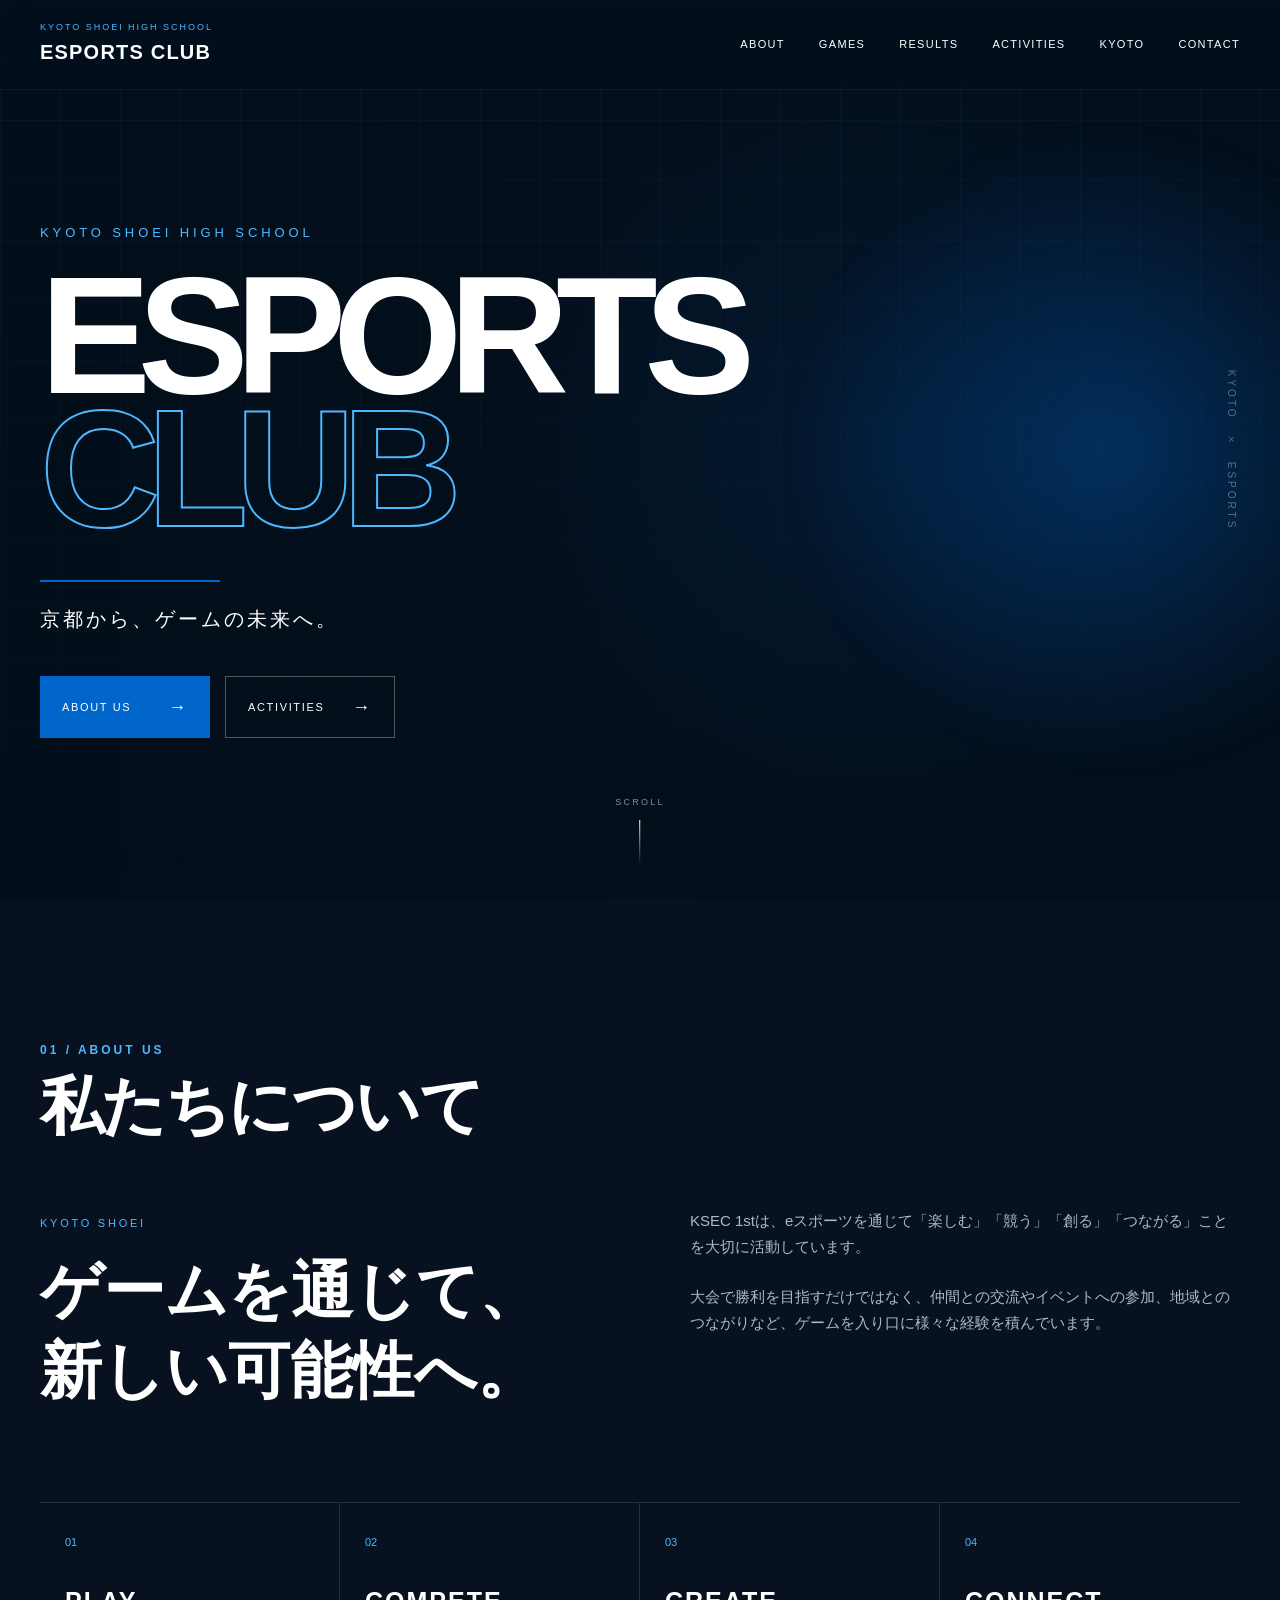
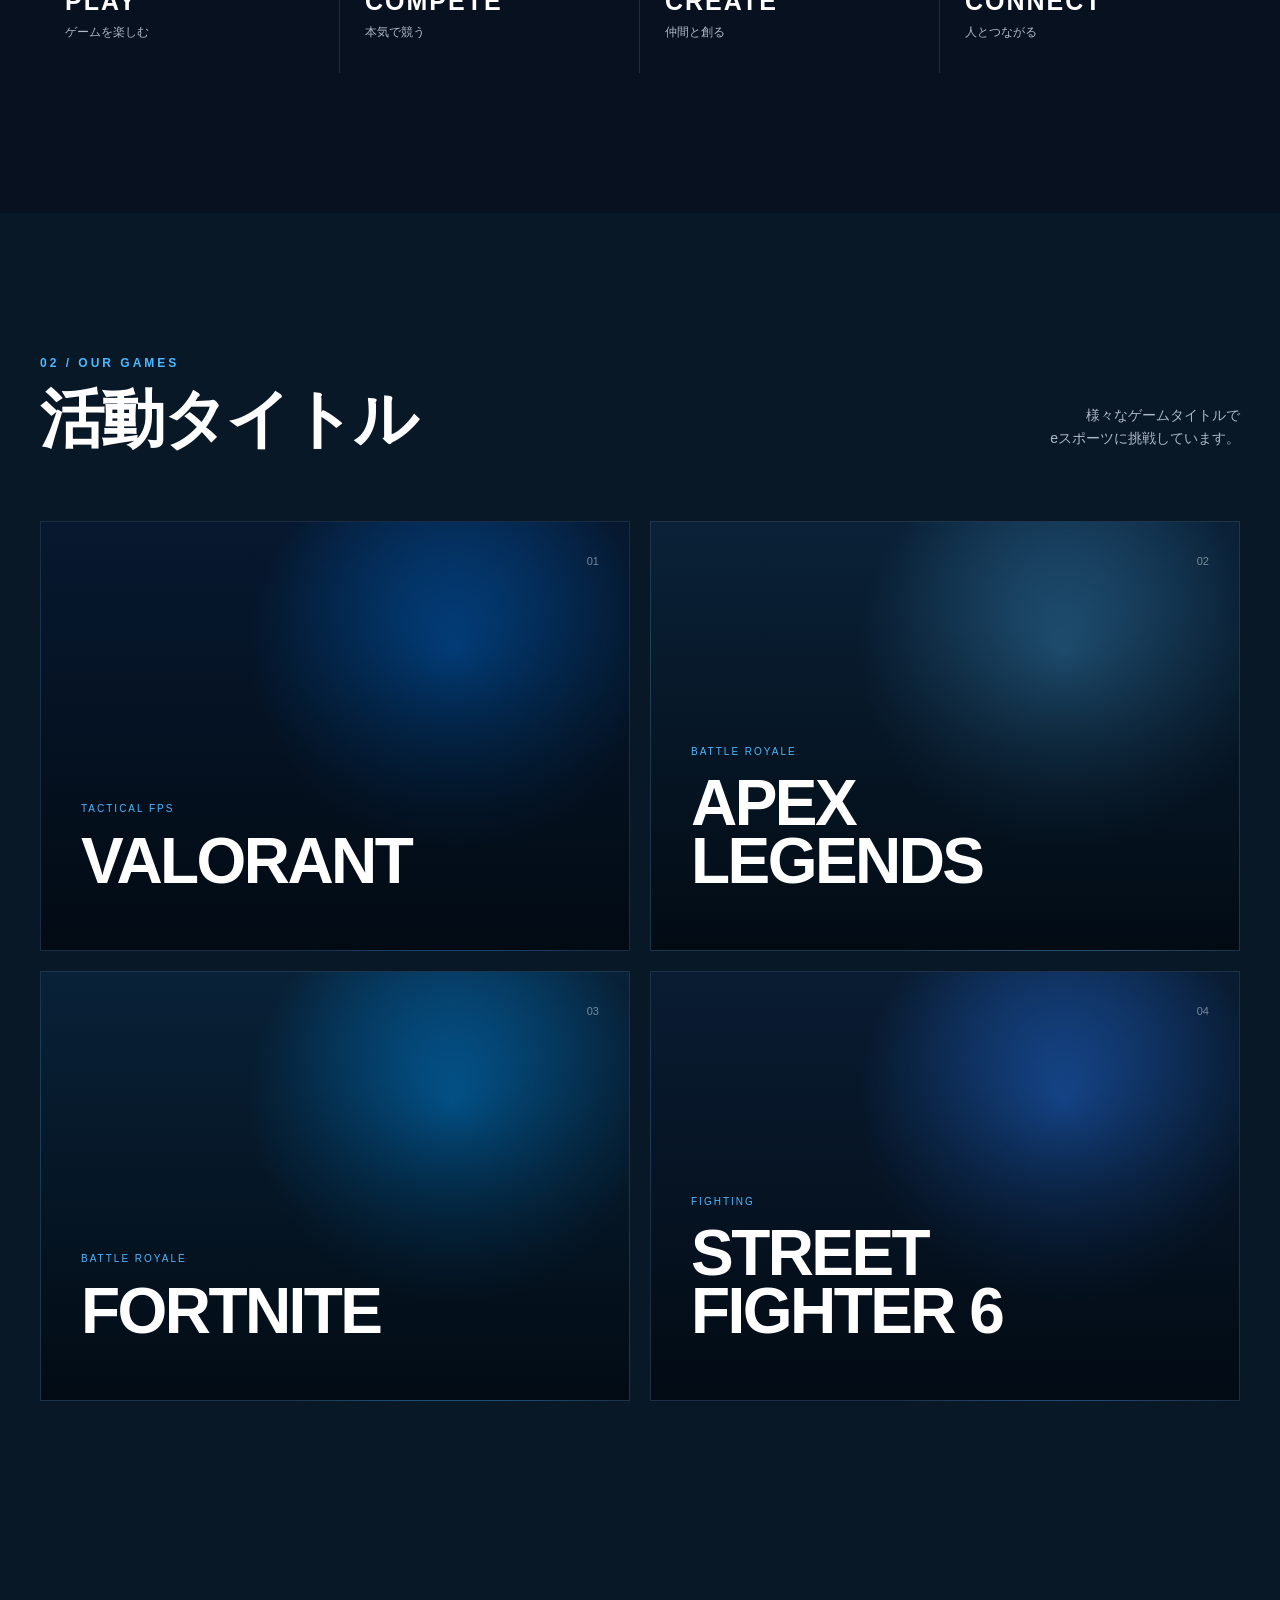
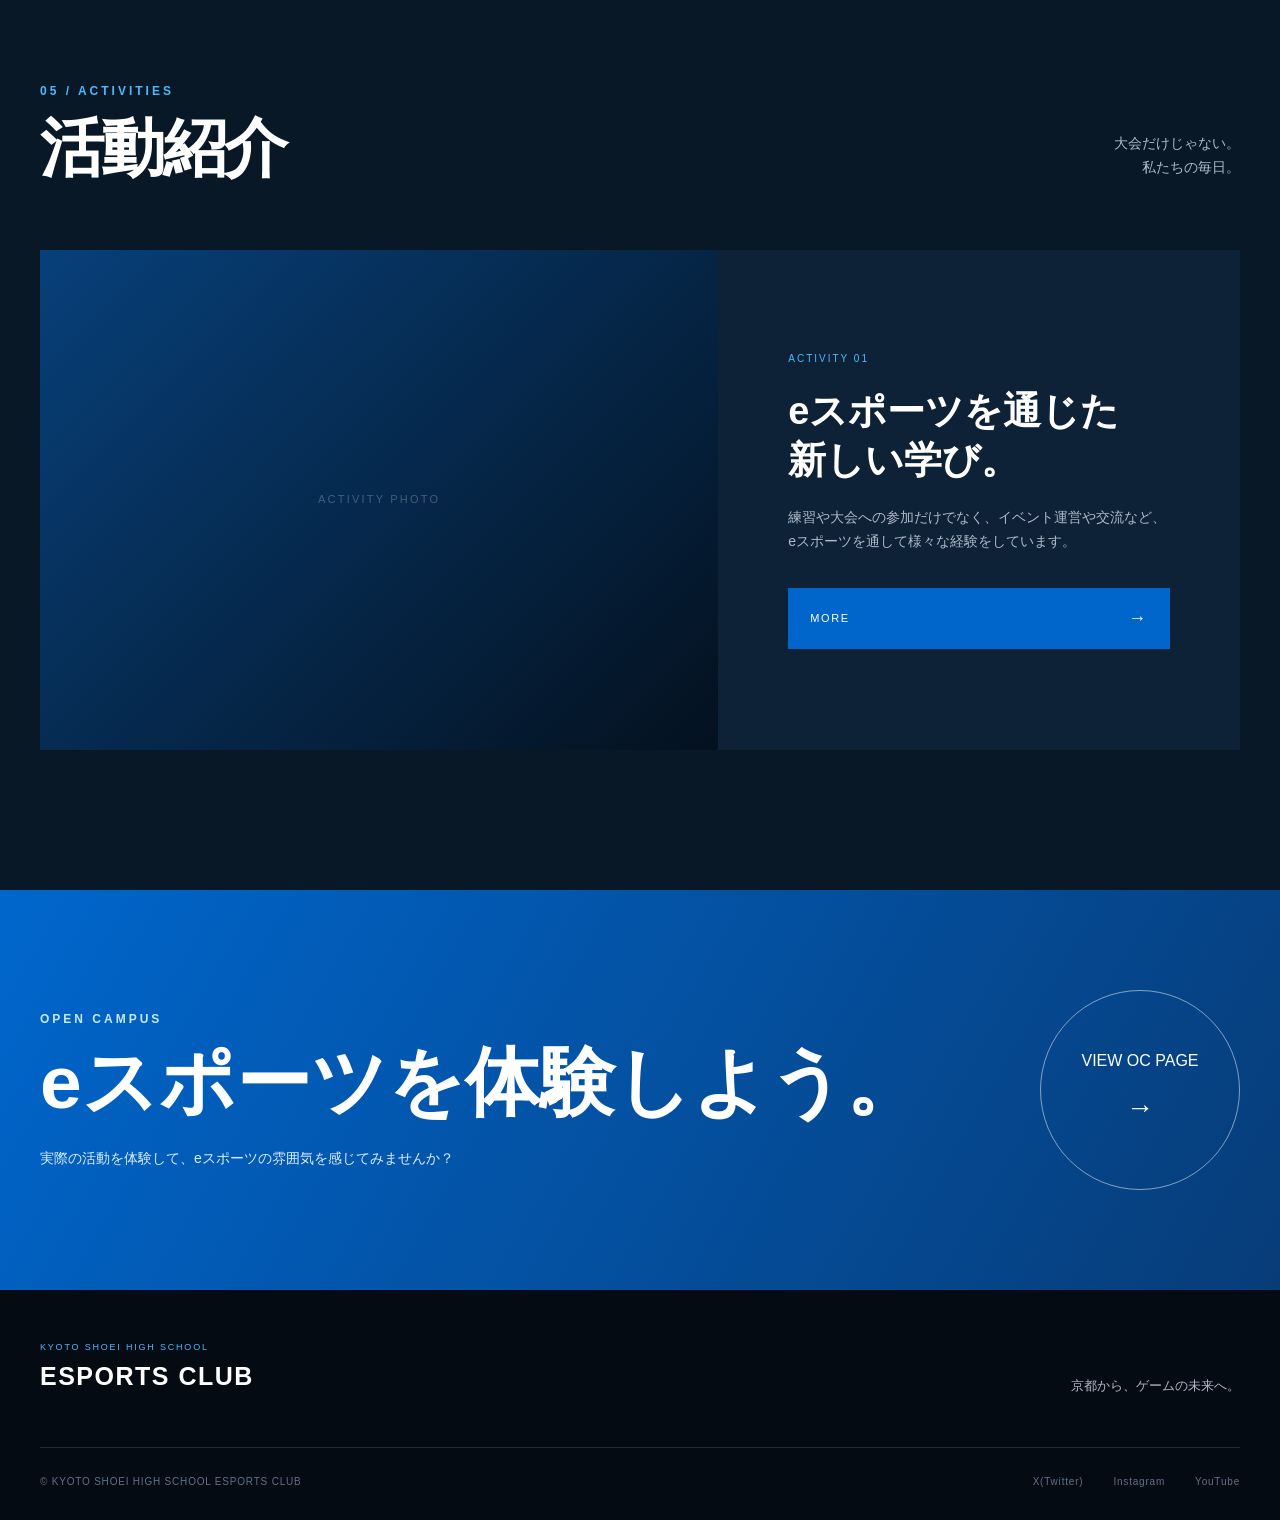
<file: index.html>
<!DOCTYPE html>
<html lang="ja">
<head>
<meta charset="UTF-8">
<meta name="viewport" content="width=device-width, initial-scale=1.0">
<title>KSEC 1st｜京都翔英eスポーツ部</title>
<meta name="description" content="京都翔英高等学校 eスポーツ部">
<link rel="stylesheet" href="style.css">
<link rel="icon" href="favicon.png" type="image/x-icon">
</head>
<body>
<!-- =========================
       LOADING
========================== -->
<div id="loading"><div class="loader-logo">
<span>KYOTO SHOEI</span><strong>ESPORTS CLUB</strong></div><div class="loading-line"><span></span></div><p>LOADING...</p></div>
<!-- =========================
       HEADER
========================== -->
<header class="header">
<a href="#top" class="logo">
<span class="logo-small">KYOTO SHOEI HIGH SCHOOL</span><span class="logo-main">ESPORTS CLUB</span></a>
<nav class="nav">
<a href="#about">ABOUT</a><a href="#games">GAMES</a><a href="#results">RESULTS</a><a href="#activities">ACTIVITIES</a><a href="#kyoto">KYOTO</a><a href="#contact">CONTACT</a></nav>
<button class="menu-button" id="menuButton"><span></span><span></span><span></span></button>
</header>
<!-- =========================
       MOBILE MENU
========================== -->
<div class="mobile-menu" id="mobileMenu">
<a href="#about">ABOUT US</a><a href="#games">OUR GAMES</a><a href="#results">RESULTS</a><a href="#activities">ACTIVITIES</a><a href="#kyoto">KYOTO × ESPORTS</a><a href="#community">COMMUNITY</a><a href="#contact">CONTACT</a></div><main id="top">
<!-- =========================
         HERO
========================== -->
<section class="hero">
<div class="hero-background"></div><div class="hero-grid"></div><div class="hero-particles"></div><div class="hero-content">
<p class="hero-kicker">KYOTO SHOEI HIGH SCHOOL</p><h1><span>ESPORTS</span><strong>CLUB</strong></h1><div class="hero-line"></div>
<p class="hero-copy">京都から、ゲームの未来へ。</p><div class="hero-buttons">
<a href="#about" class="button primary">ABOUT US<span>→</span></a><a href="#activities" class="button secondary">ACTIVITIES<span>→</span></a></div></div>
<div class="hero-side"><span>KYOTO</span><span>×</span><span>ESPORTS</span></div><div class="scroll-indicator"><span>SCROLL</span><i></i></div>
</section>
<!-- =========================
         ABOUT
========================== -->
<section class="section about-section" id="about">
<div class="container"><div class="section-heading reveal"><div><p class="section-number">01 / ABOUT US</p><h2>私たちについて</h2></div></div>
<div class="about-intro reveal"><div class="about-title"><span>KYOTO SHOEI</span><h3>ゲームを通じて、<br>新しい可能性へ。</h3></div>
<div class="about-text"><p>KSEC 1stは、eスポーツを通じて「楽しむ」「競う」「創る」「つながる」ことを大切に活動しています。</p><p>大会で勝利を目指すだけではなく、仲間との交流やイベントへの参加、地域とのつながりなど、ゲームを入り口に様々な経験を積んでいます。</p></div></div>
<div class="values">
<article class="value-card reveal"><span class="value-number">01</span><div><h3>PLAY</h3><p>ゲームを楽しむ</p></div></article>
<article class="value-card reveal"><span class="value-number">02</span>
<div><h3>COMPETE</h3><p>本気で競う</p></div></article>
<article class="value-card reveal">
<span class="value-number">03</span><div>
<h3>CREATE</h3><p>仲間と創る</p></div></article>
<article class="value-card reveal">
<span class="value-number">04</span><div><h3>CONNECT</h3><p>人とつながる</p></div></article>
</div></div>
</section>
<!-- =========================
         GAMES
========================== -->
<section class="section games-section" id="games">
<div class="container"><div class="section-heading reveal">
<div><p class="section-number">02 / OUR GAMES</p><h2>活動タイトル</h2></div>
<p class="heading-description">様々なゲームタイトルで<br>eスポーツに挑戦しています。</p></div>
<div class="games-grid">
<article class="game-card game-valorant reveal"><div class="game-overlay"></div>
<div class="game-content">
<span>TACTICAL FPS</span><h3>VALORANT</h3></div><div class="game-number">01</div></article>
<article class="game-card game-apex reveal"><div class="game-overlay"></div><div class="game-content">
<span>BATTLE ROYALE</span><h3>APEX<br>LEGENDS</h3></div><div class="game-number">02</div>
</article><article class="game-card game-fortnite reveal">
<div class="game-overlay"></div><div class="game-content">
<span>BATTLE ROYALE</span> <h3>FORTNITE</h3></div><div class="game-number">03</div>
</article><article class="game-card game-street reveal">
<div class="game-overlay"></div><div class="game-content">
<span>FIGHTING</span><h3>STREET<br>FIGHTER 6</h3></div><div class="game-number">04</div>
</article></div></div>
</section>
<!-- =========================
         ACTIVITIES
========================== -->
<section class="section activities-section" id="activities">
<div class="container"><div class="section-heading reveal"><div><p class="section-number">05 / ACTIVITIES</p><h2>活動紹介</h2></div>
<p class="heading-description">大会だけじゃない。<br>私たちの毎日。</p></div><div class="activity-feature reveal"><div class="activity-image"><div class="image-placeholder"><span>ACTIVITY PHOTO</span></div></div>
<div class="activity-info"><span class="activity-label">ACTIVITY 01</span><h3>eスポーツを通じた<br>新しい学び。</h3><p>練習や大会への参加だけでなく、イベント運営や交流など、eスポーツを通して様々な経験をしています。</p>
<a href="https://sites.google.com/kyoto-shoei.ac.jp/e-sports/kseclife?authuser=0" class="button primary">MORE<span>→</span></a></div></div></div></section>
<!-- =========================
         OPEN CAMPUS
========================== -->
<section class="open-campus-section">
<div class="container"><div class="open-campus-inner reveal"><div><p class="section-number">OPEN CAMPUS</p><h2>eスポーツを体験しよう。</h2><p>実際の活動を体験して、eスポーツの雰囲気を感じてみませんか？</p></div>
<a href="http://www.kyoto-shoei.ac.jp/%E5%85%A5%E8%A9%A6%E6%83%85%E5%A0%B1.html" class="campus-button"><span>VIEW OC PAGE</span><strong>→</strong></a></div></div></section>

</main>


<!-- =========================
       FOOTER
========================== -->
<footer class="footer">
<div class="container"><div class="footer-top"><div class="footer-logo"><span>KYOTO SHOEI HIGH SCHOOL</span><strong>ESPORTS CLUB</strong></div><p>京都から、ゲームの未来へ。</p></div><div class="footer-bottom">
<p>© KYOTO SHOEI HIGH SCHOOL ESPORTS CLUB</p><div><a href="https://x.com/kyoto_shoei">X(Twitter)</a><a href="https://www.instagram.com/kyotoshoei_highschool_info/">Instagram</a><a href="https://www.youtube.com/@masayume6021">YouTube</a></div></div></div>
</footer>
<script src="script.js"></script>
</body>
</html>
</file>
<file: style.css>
/* =========================================
   RESET
========================================= */

* {
  margin: 0;
  padding: 0;
  box-sizing: border-box;
}

html {
  scroll-behavior: smooth;
}

body {
  font-family:
    "Noto Sans JP",
    "Hiragino Kaku Gothic ProN",
    "Yu Gothic",
    Arial,
    sans-serif;

  background: #07111f;
  color: #ffffff;

  line-height: 1.7;

  overflow-x: hidden;
}

a {
  color: inherit;
  text-decoration: none;
}

button {
  font: inherit;
}


/* =========================================
   VARIABLES
========================================= */

:root {

  --blue: #0066cc;
  --light-blue: #4db8ff;

  --navy: #071a33;
  --dark: #07111f;

  --white: #ffffff;
  --gray: #aeb9c8;
  --light-gray: #eef4f9;

  --line: rgba(255, 255, 255, 0.12);

  --max-width: 1240px;

}


/* =========================================
   COMMON
========================================= */

.container {

  width: min(
    calc(100% - 80px),
    var(--max-width)
  );

  margin: 0 auto;

}

.section {

  padding: 140px 0;

}

.section-heading {

  display: flex;

  justify-content: space-between;

  align-items: flex-end;

  margin-bottom: 70px;

}

.section-number {

  font-size: 12px;

  letter-spacing: 0.25em;

  color: var(--light-blue);

  font-weight: 700;

  margin-bottom: 14px;

}

.section-heading h2 {

  font-size: clamp(38px, 5vw, 64px);

  line-height: 1;

  letter-spacing: -0.04em;

}

.heading-description {

  color: var(--gray);

  text-align: right;

  font-size: 14px;

}

.more-link {

  font-size: 12px;

  letter-spacing: 0.15em;

  color: var(--light-blue);

  border-bottom: 1px solid var(--light-blue);

  padding-bottom: 5px;

}


/* =========================================
   LOADING
========================================= */

#loading {

  position: fixed;

  inset: 0;

  background: #06101d;

  z-index: 9999;

  display: flex;

  flex-direction: column;

  justify-content: center;

  align-items: center;

  transition: opacity 0.7s ease,
              visibility 0.7s ease;

}

#loading.loaded {

  opacity: 0;

  visibility: hidden;

}

.loader-logo {

  text-align: center;

  display: flex;

  flex-direction: column;

}

.loader-logo span {

  font-size: 11px;

  letter-spacing: 0.3em;

  color: var(--light-blue);

}

.loader-logo strong {

  font-size: 32px;

  letter-spacing: 0.08em;

}

.loading-line {

  width: 220px;

  height: 2px;

  background: rgba(255,255,255,0.15);

  margin-top: 35px;

  overflow: hidden;

}

.loading-line span {

  display: block;

  width: 0;

  height: 100%;

  background: var(--light-blue);

  animation: loading 1.5s ease forwards;

}

#loading p {

  margin-top: 15px;

  font-size: 10px;

  letter-spacing: 0.3em;

  color: #71849b;

}

@keyframes loading {

  to {
    width: 100%;
  }

}


/* =========================================
   HEADER
========================================= */

.header {

  position: fixed;

  top: 0;
  left: 0;

  width: 100%;

  height: 90px;

  padding: 0 40px;

  display: flex;

  align-items: center;

  justify-content: space-between;

  z-index: 1000;

  background: rgba(5, 16, 29, 0.35);

  backdrop-filter: blur(12px);

  border-bottom: 1px solid rgba(255,255,255,0.05);

  transition: 0.3s ease;

}

.header.scrolled {

  background: rgba(5, 16, 29, 0.92);

}

.logo {

  display: flex;

  flex-direction: column;

}

.logo-small {

  font-size: 9px;

  letter-spacing: 0.22em;

  color: var(--light-blue);

}

.logo-main {

  font-size: 20px;

  font-weight: 800;

  letter-spacing: 0.06em;

}

.nav {

  display: flex;

  gap: 34px;

}

.nav a {

  font-size: 11px;

  letter-spacing: 0.12em;

  position: relative;

}

.nav a::after {

  content: "";

  position: absolute;

  left: 0;
  bottom: -8px;

  width: 0;

  height: 1px;

  background: var(--light-blue);

  transition: 0.3s ease;

}

.nav a:hover::after {

  width: 100%;

}

.menu-button {

  display: none;

  width: 40px;

  height: 40px;

  border: 1px solid rgba(255,255,255,0.2);

  background: transparent;

  cursor: pointer;

  flex-direction: column;

  align-items: center;

  justify-content: center;

  gap: 5px;

}

.menu-button span {

  display: block;

  width: 18px;

  height: 1px;

  background: white;

}


/* =========================================
   MOBILE MENU
========================================= */

.mobile-menu {

  position: fixed;

  inset: 0;

  background: #06101d;

  z-index: 999;

  display: flex;

  flex-direction: column;

  align-items: center;

  justify-content: center;

  gap: 28px;

  opacity: 0;

  visibility: hidden;

  transition: 0.4s ease;

}

.mobile-menu.active {

  opacity: 1;

  visibility: visible;

}

.mobile-menu a {

  font-size: 20px;

  letter-spacing: 0.12em;

}


/* =========================================
   HERO
========================================= */

.hero {

  min-height: 100vh;

  position: relative;

  display: flex;

  align-items: center;

  overflow: hidden;

  background: #06101d;

}

.hero-background {

  position: absolute;

  inset: 0;

  background:

    linear-gradient(
      90deg,
      rgba(3, 14, 27, 0.95),
      rgba(3, 14, 27, 0.65),
      rgba(3, 14, 27, 0.85)
    ),

    radial-gradient(
      circle at 70% 50%,
      rgba(0,102,204,0.4),
      transparent 40%
    );

}

.hero-background::after {

  content: "";

  position: absolute;

  inset: 0;

  background-image:

    linear-gradient(
      rgba(77,184,255,0.05) 1px,
      transparent 1px
    ),

    linear-gradient(
      90deg,
      rgba(77,184,255,0.05) 1px,
      transparent 1px
    );

  background-size: 60px 60px;

  mask-image:
    linear-gradient(
      to bottom,
      black,
      transparent
    );

}

.hero-grid {

  position: absolute;

  width: 700px;

  height: 700px;

  right: -180px;

  top: 100px;

  border-radius: 50%;

  background:
    radial-gradient(
      circle,
      rgba(0,102,204,0.35),
      transparent 65%
    );

  filter: blur(10px);

}

.hero-content {

  position: relative;

  z-index: 2;

  width: min(
    calc(100% - 80px),
    var(--max-width)
  );

  margin: 0 auto;

  padding-top: 60px;

}

.hero-kicker {

  color: var(--light-blue);

  font-size: 13px;

  letter-spacing: 0.3em;

  margin-bottom: 25px;

}

.hero h1 {

  font-size: clamp(
    75px,
    13vw,
    190px
  );

  line-height: 0.8;

  letter-spacing: -0.08em;

  display: flex;

  flex-direction: column;

}

.hero h1 span {

  color: white;

}

.hero h1 strong {

  color: transparent;

  -webkit-text-stroke: 2px var(--light-blue);

}

.hero-line {

  width: 180px;

  height: 2px;

  background: var(--blue);

  margin: 45px 0 20px;

}

.hero-copy {

  font-size: 20px;

  letter-spacing: 0.15em;

}

.hero-buttons {

  display: flex;

  gap: 15px;

  margin-top: 40px;

}

.button {

  min-width: 170px;

  padding: 15px 22px;

  display: flex;

  justify-content: space-between;

  align-items: center;

  font-size: 11px;

  letter-spacing: 0.15em;

  transition: 0.3s ease;

}

.button span {

  font-size: 18px;

}

.button.primary {

  background: var(--blue);

}

.button.primary:hover {

  background: var(--light-blue);

  color: #001325;

}

.button.secondary {

  border: 1px solid rgba(255,255,255,0.3);

}

.button.secondary:hover {

  border-color: var(--light-blue);

  color: var(--light-blue);

}

.hero-side {

  position: absolute;

  right: 40px;

  top: 50%;

  transform: translateY(-50%);

  writing-mode: vertical-rl;

  display: flex;

  gap: 14px;

  color: rgba(255,255,255,0.35);

  font-size: 10px;

  letter-spacing: 0.3em;

}

.scroll-indicator {

  position: absolute;

  bottom: 35px;

  left: 50%;

  transform: translateX(-50%);

  display: flex;

  flex-direction: column;

  align-items: center;

  gap: 10px;

  color: #7b8da2;

  font-size: 9px;

  letter-spacing: 0.25em;

}

.scroll-indicator i {

  width: 1px;

  height: 45px;

  background: linear-gradient(
    white,
    transparent
  );

}


/* =========================================
   NEWS
========================================= */

.news-section {

  background: #091827;

}

.news-list {

  border-top: 1px solid var(--line);

}

.news-item {

  min-height: 95px;

  display: grid;

  grid-template-columns:
    130px
    100px
    1fr
    30px;

  gap: 20px;

  align-items: center;

  border-bottom: 1px solid var(--line);

  transition: 0.3s ease;

}

.news-item:hover {

  padding-left: 15px;

  background: rgba(0,102,204,0.08);

}

.news-item time {

  color: #7e91a7;

  font-size: 12px;

}

.news-category {

  color: var(--light-blue);

  font-size: 10px;

  letter-spacing: 0.15em;

}

.news-item p {

  font-size: 14px;

}

.news-arrow {

  color: var(--light-blue);

}


/* =========================================
   ABOUT
========================================= */

.about-section {

  background: #07111f;

}

.about-intro {

  display: grid;

  grid-template-columns: 1fr 1fr;

  gap: 100px;

  margin-bottom: 90px;

}

.about-title span {

  color: var(--light-blue);

  font-size: 11px;

  letter-spacing: 0.25em;

}

.about-title h3 {

  font-size: clamp(
    35px,
    5vw,
    62px
  );

  line-height: 1.3;

  margin-top: 15px;

}

.about-text {

  color: var(--gray);

  font-size: 15px;

}

.about-text p + p {

  margin-top: 25px;

}

.values {

  display: grid;

  grid-template-columns:
    repeat(4, 1fr);

  border-top: 1px solid var(--line);

}

.value-card {

  padding: 30px 25px;

  min-height: 170px;

  border-right: 1px solid var(--line);

  display: flex;

  flex-direction: column;

  justify-content: space-between;

}

.value-card:last-child {

  border-right: 0;

}

.value-number {

  color: var(--light-blue);

  font-size: 11px;

}

.value-card h3 {

  font-size: 25px;

  letter-spacing: 0.08em;

}

.value-card p {

  color: var(--gray);

  font-size: 12px;

}


/* =========================================
   GAMES
========================================= */

.games-section {

  background: #091827;

}

.games-grid {

  display: grid;

  grid-template-columns:
    repeat(2, 1fr);

  gap: 20px;

}

.game-card {

  min-height: 430px;

  position: relative;

  overflow: hidden;

  display: flex;

  align-items: flex-end;

  padding: 40px;

  background-size: cover;

  background-position: center;

  background-color: #0b2138;

  border: 1px solid rgba(255,255,255,0.08);

}

.game-card::before {

  content: "";

  position: absolute;

  inset: 0;

  background:
    linear-gradient(
      to top,
      rgba(2,10,18,0.95),
      rgba(2,10,18,0.1)
    );

}

.game-valorant {

  background:
    radial-gradient(
      circle at 70% 30%,
      rgba(0,102,204,0.8),
      transparent 40%
    ),
    #071a33;

}

.game-apex {

  background:
    radial-gradient(
      circle at 70% 30%,
      rgba(77,184,255,0.5),
      transparent 40%
    ),
    #0b243c;

}

.game-fortnite {

  background:
    radial-gradient(
      circle at 70% 30%,
      rgba(0,153,255,0.7),
      transparent 40%
    ),
    #09243c;

}

.game-street {

  background:
    radial-gradient(
      circle at 70% 30%,
      rgba(38,126,255,0.7),
      transparent 40%
    ),
    #0a1e36;

}

.game-content {

  position: relative;

  z-index: 2;

}

.game-content span {

  color: var(--light-blue);

  font-size: 10px;

  letter-spacing: 0.2em;

}

.game-content h3 {

  font-size: clamp(
    35px,
    5vw,
    65px
  );

  line-height: 0.9;

  margin: 12px 0 20px;

  letter-spacing: -0.04em;

}

.game-content p {

  color: #c4cfdb;

  font-size: 13px;

}

.game-number {

  position: absolute;

  right: 30px;

  top: 30px;

  font-size: 11px;

  color: rgba(255,255,255,0.45);

}


/* =========================================
   RESULTS
========================================= */

.results-section {

  background: #07111f;

}

.results-list {

  border-top: 1px solid var(--line);

}

.result-item {

  display: grid;

  grid-template-columns:
    100px
    180px
    1fr
    160px;

  gap: 30px;

  min-height: 130px;

  align-items: center;

  border-bottom: 1px solid var(--line);

}

.result-date {

  color: var(--light-blue);

  font-weight: bold;

}

.result-game {

  font-size: 11px;

  letter-spacing: 0.12em;

}

.result-name {

  color: var(--gray);

}

.result-rank {

  display: flex;

  flex-direction: column;

  align-items: flex-end;

}

.result-rank span {

  color: #708399;

  font-size: 9px;

  letter-spacing: 0.2em;

}

.result-rank strong {

  font-size: 28px;

}


/* =========================================
   ACTIVITIES
========================================= */

.activities-section {

  background: #091827;

}

.activity-feature {

  display: grid;

  grid-template-columns: 1.3fr 1fr;

  min-height: 500px;

  background: #0d2137;

}

.activity-image {

  min-height: 500px;

}

.image-placeholder {

  width: 100%;

  height: 100%;

  min-height: 500px;

  display: flex;

  justify-content: center;

  align-items: center;

  color: rgba(255,255,255,0.25);

  letter-spacing: 0.2em;

  font-size: 11px;

  background:

    linear-gradient(
      135deg,
      rgba(0,102,204,0.45),
      rgba(3,15,28,0.9)
    );

}

.activity-info {

  padding: 70px;

  display: flex;

  flex-direction: column;

  justify-content: center;

}

.activity-label {

  color: var(--light-blue);

  font-size: 10px;

  letter-spacing: 0.2em;

}

.activity-info h3 {

  font-size: 38px;

  line-height: 1.3;

  margin: 20px 0;

}

.activity-info p {

  color: var(--gray);

  font-size: 14px;

  margin-bottom: 35px;

}


/* =========================================
   KYOTO
========================================= */

.kyoto-section {

  position: relative;

  min-height: 650px;

  display: flex;

  align-items: center;

  overflow: hidden;

}

.kyoto-background {

  position: absolute;

  inset: 0;

  background:

    linear-gradient(
      90deg,
      rgba(2,13,25,0.97),
      rgba(2,13,25,0.6),
      rgba(2,13,25,0.85)
    ),

    radial-gradient(
      circle at 70% 50%,
      rgba(0,102,204,0.55),
      transparent 45%
    );

}

.kyoto-background::after {

  content: "KYOTO";

  position: absolute;

  right: -30px;

  bottom: -70px;

  font-size: 250px;

  font-weight: 900;

  color: rgba(255,255,255,0.025);

}

.kyoto-overlay {

  position: absolute;

  inset: 0;

  background:
    linear-gradient(
      90deg,
      transparent 0,
      rgba(77,184,255,0.05) 50%,
      transparent 100%
    );

}

.kyoto-content {

  position: relative;

  max-width: 650px;

}

.kyoto-content h2 {

  font-size: clamp(
    55px,
    8vw,
    100px
  );

  line-height: 1.05;

  margin: 20px 0 30px;

}

.kyoto-content > p:not(.section-number) {

  color: #c0ccd9;

  font-size: 15px;

  margin-bottom: 15px;

}


/* =========================================
   COMMUNITY
========================================= */

.community-section {

  background: #07111f;

}

.community-grid {

  display: grid;

  grid-template-columns:
    repeat(3, 1fr);

  gap: 20px;

}

.community-card {

  padding: 45px;

  min-height: 300px;

  background: #0a1b2e;

  border: 1px solid var(--line);

  transition: 0.3s ease;

}

.community-card:hover {

  transform: translateY(-6px);

  border-color: var(--blue);

}

.community-card > span {

  color: var(--light-blue);

  font-size: 11px;

}

.community-card h3 {

  margin: 70px 0 20px;

  font-size: 25px;

  letter-spacing: 0.08em;

}

.community-card p {

  color: var(--gray);

  font-size: 13px;

}


/* =========================================
   OPEN CAMPUS
========================================= */

.open-campus-section {

  padding: 100px 0;

  background:

    linear-gradient(
      120deg,
      #0066cc,
      #073c78
    );

}

.open-campus-inner {

  display: flex;

  justify-content: space-between;

  align-items: center;

  gap: 50px;

}

.open-campus-inner .section-number {

  color: #c5e9ff;

}

.open-campus-inner h2 {

  font-size: clamp(
    45px,
    6vw,
    75px
  );

  line-height: 1.05;

  margin-bottom: 25px;

}

.open-campus-inner p:not(.section-number) {

  color: #dceeff;

  font-size: 14px;

}

.campus-button {

  width: 200px;

  height: 200px;

  border: 1px solid rgba(255,255,255,0.5);

  border-radius: 50%;

  display: flex;

  align-items: center;

  justify-content: center;

  flex-direction: column;

  gap: 10px;

  transition: 0.4s ease;

}

.campus-button strong {

  font-size: 28px;

}

.campus-button:hover {

  background: white;

  color: var(--blue);

  transform: rotate(8deg);

}


/* =========================================
   CONTACT
========================================= */

.contact-section {

  padding: 140px 0;

  background: #06101d;

}

.contact-heading h2 {

  font-size: clamp(
    60px,
    10vw,
    130px
  );

  line-height: 0.85;

  letter-spacing: -0.07em;

  margin: 20px 0 30px;

}

.contact-heading p:not(.section-number) {

  color: var(--gray);

}

.social-links {

  margin-top: 80px;

  border-top: 1px solid var(--line);

}

.social-link {

  min-height: 95px;

  border-bottom: 1px solid var(--line);

  display: grid;

  grid-template-columns:
    80px
    1fr
    30px;

  align-items: center;

  transition: 0.3s ease;

}

.social-link:hover {

  padding-left: 20px;

  color: var(--light-blue);

}

.social-link span {

  font-size: 11px;

  color: var(--light-blue);

}

.social-link strong {

  font-size: 15px;

  letter-spacing: 0.15em;

}

.social-link i {

  font-style: normal;

  font-size: 20px;

}


/* =========================================
   FOOTER
========================================= */

.footer {

  padding: 50px 0 30px;

  background: #040b13;

}

.footer-top {

  display: flex;

  justify-content: space-between;

  align-items: flex-end;

  padding-bottom: 50px;

}

.footer-logo {

  display: flex;

  flex-direction: column;

}

.footer-logo span {

  font-size: 9px;

  color: var(--light-blue);

  letter-spacing: 0.2em;

}

.footer-logo strong {

  font-size: 25px;

  letter-spacing: 0.06em;

}

.footer-top > p {

  color: var(--gray);

  font-size: 13px;

}

.footer-bottom {

  border-top: 1px solid var(--line);

  padding-top: 25px;

  display: flex;

  justify-content: space-between;

  color: #607286;

  font-size: 10px;

  letter-spacing: 0.08em;

}

.footer-bottom div {

  display: flex;

  gap: 30px;

}


/* =========================================
   REVEAL
========================================= */

.reveal {

  opacity: 0;

  transform: translateY(35px);

  transition:
    opacity 0.8s ease,
    transform 0.8s ease;

}

.reveal.visible {

  opacity: 1;

  transform: translateY(0);

}


/* =========================================
   RESPONSIVE
========================================= */

@media (max-width: 900px) {

  .nav {
    display: none;
  }

  .menu-button {
    display: flex;
  }

  .section {
    padding: 100px 0;
  }

  .section-heading {
    align-items: flex-start;
    flex-direction: column;
    gap: 25px;
  }

  .heading-description {
    text-align: left;
  }

  .about-intro {
    grid-template-columns: 1fr;
    gap: 40px;
  }

  .values {
    grid-template-columns: repeat(2, 1fr);
  }

  .value-card:nth-child(2) {
    border-right: 0;
  }

  .value-card:nth-child(-n+2) {
    border-bottom: 1px solid var(--line);
  }

  .games-grid {
    grid-template-columns: 1fr;
  }

  .result-item {
    grid-template-columns:
      80px
      130px
      1fr
      100px;

    gap: 15px;
  }

  .activity-feature {
    grid-template-columns: 1fr;
  }

  .activity-image {
    min-height: 350px;
  }

  .image-placeholder {
    min-height: 350px;
  }

  .activity-info {
    padding: 50px;
  }

  .community-grid {
    grid-template-columns: 1fr;
  }

  .open-campus-inner {
    flex-direction: column;
    align-items: flex-start;
  }

}


@media (max-width: 600px) {

  .container {
    width: calc(100% - 40px);
  }

  .header {
    height: 75px;
    padding: 0 20px;
  }

  .logo-main {
    font-size: 17px;
  }

  .hero-content {
    width: calc(100% - 40px);
  }

  .hero h1 {
    font-size: 70px;
  }

  .hero-copy {
    font-size: 15px;
  }

  .hero-buttons {
    flex-direction: column;
    align-items: flex-start;
  }

  .hero-side {
    display: none;
  }

  .news-item {
    grid-template-columns:
      1fr
      auto;

    gap: 5px;

    padding: 20px 0;

  }

  .news-item time {
    grid-column: 1;
  }

  .news-category {
    grid-column: 2;
    grid-row: 1;
  }

  .news-item p {
    grid-column: 1 / -1;
  }

  .news-arrow {
    display: none;
  }

  .values {
    grid-template-columns: 1fr;
  }

  .value-card {
    border-right: 0;

    border-bottom: 1px solid var(--line);
  }

  .value-card:last-child {
    border-bottom: 0;
  }

  .game-card {
    min-height: 360px;
    padding: 30px;
  }

  .result-item {
    grid-template-columns:
      70px
      1fr;

    padding: 25px 0;

  }

  .result-name {
    grid-column: 2;
  }

  .result-rank {
    grid-column: 2;
    align-items: flex-start;
    margin-top: 10px;
  }

  .activity-info {
    padding: 35px 25px;
  }

  .activity-info h3 {
    font-size: 30px;
  }

  .kyoto-section {
    min-height: 580px;
  }

  .kyoto-content h2 {
    font-size: 55px;
  }

  .community-card {
    padding: 30px;
  }

  .community-card h3 {
    margin-top: 50px;
  }

  .campus-button {
    width: 150px;
    height: 150px;
  }

  .contact-heading h2 {
    font-size: 65px;
  }

  .social-link {
    grid-template-columns:
      55px
      1fr
      20px;
  }

  .footer-top {
    flex-direction: column;
    align-items: flex-start;
    gap: 25px;
  }

  .footer-bottom {
    flex-direction: column;
    gap: 20px;
  }

}


/* =========================================
   ACCESSIBILITY
========================================= */

@media (prefers-reduced-motion: reduce) {

  html {
    scroll-behavior: auto;
  }

  *,
  *::before,
  *::after {
    animation-duration: 0.01ms !important;
    transition-duration: 0.01ms !important;
  }

}
</file>
